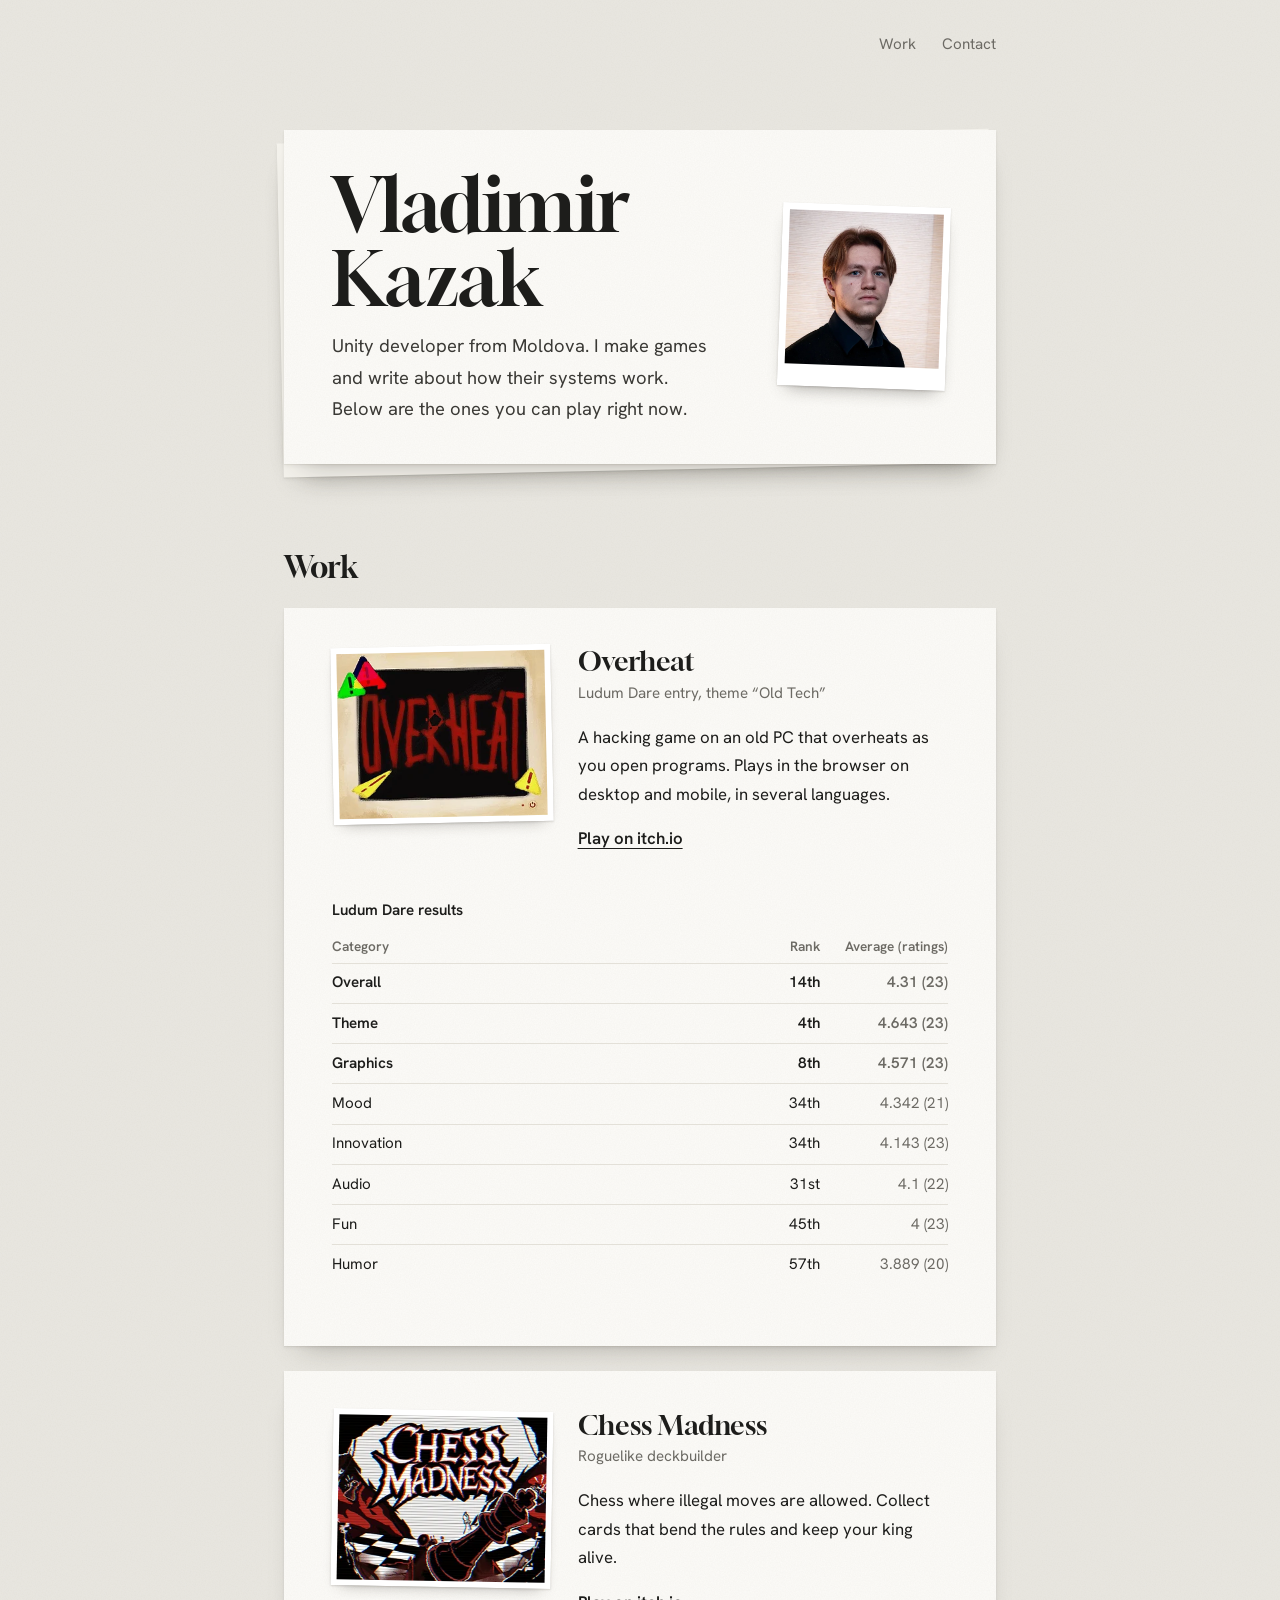
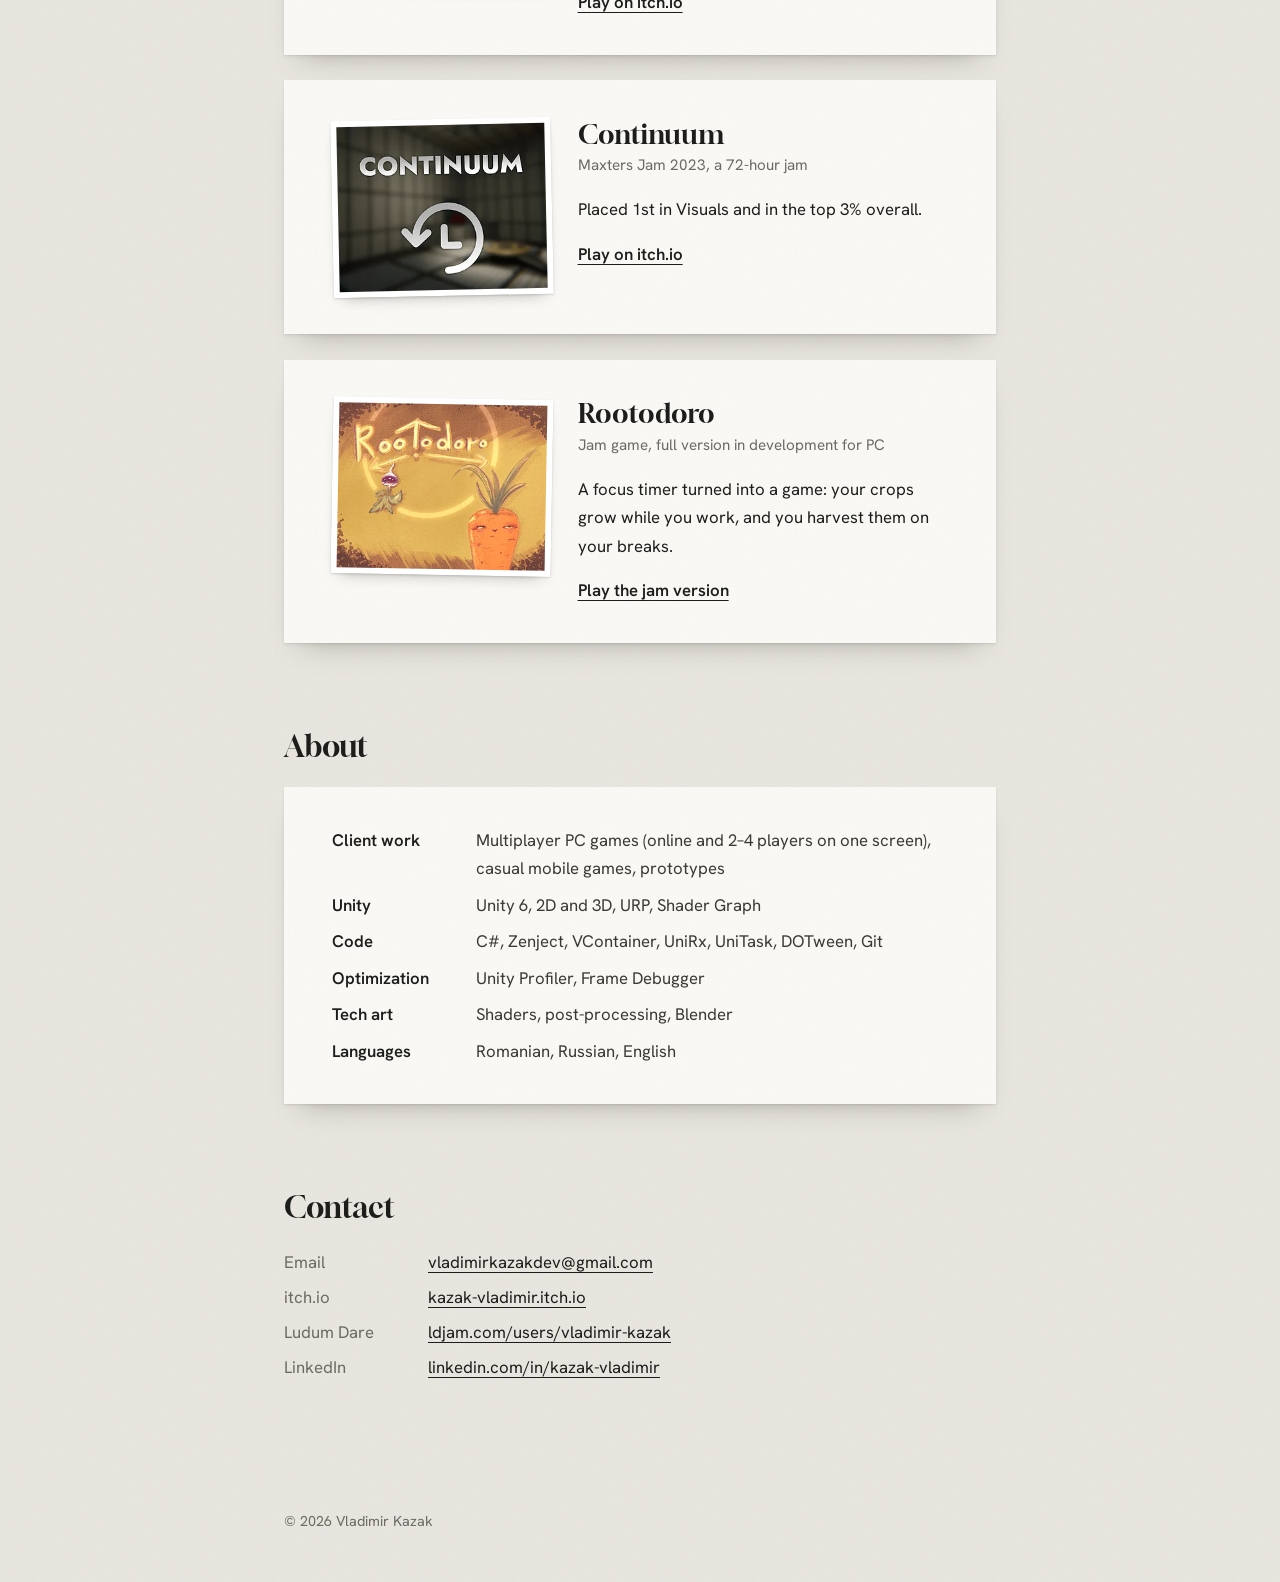
<file: index.html>
<!doctype html><html lang="en"><head><meta charset="utf-8"><meta name="viewport" content="width=device-width, initial-scale=1"><title>Vladimir Kazak, Unity developer</title><meta name="description" content="Vladimir Kazak, Unity developer. Games you can play and write-ups on how they work."><link rel="preconnect" href="https://fonts.googleapis.com"><link rel="preconnect" href="https://fonts.gstatic.com" crossorigin><link href="https://fonts.googleapis.com/css2?family=Gloock&family=Hanken+Grotesk:wght@400;600&display=swap" rel="stylesheet"><link rel="stylesheet" href="style.css"></head><body><header class="site-head"><div class="col"><nav class="nav" aria-label="Main"><a href="#work">Work</a><a href="writing/index.html" data-needs-posts>Writing</a><a href="#contact">Contact</a></nav></div></header>
<main class="col">
<div class="intro stackwrap"><div class="sheet stack"><div>
  
  <h1>Vladimir Kazak</h1>
  <p>Unity developer from Moldova. I make games and write about how their systems work. Below are the ones you can play right now.</p>
  
</div><img class="portrait" src="assets/portrait.webp" alt="Vladimir Kazak" width="280" height="280"></div></div>

<section id="work"><h2>Work</h2><div class="work">
  <article class="sheet game"><a href="https://kazak-vladimir.itch.io/overheat" tabindex="-1" aria-hidden="true"><img class="cover" src="assets/covers/overheat.webp" alt="" width="315" height="250" loading="lazy"></a><div>
    <h3><a href="https://kazak-vladimir.itch.io/overheat">Overheat</a></h3><p class="credit">Ludum Dare entry, theme “Old Tech”</p><p>A hacking game on an old PC that overheats as you open programs. Plays in the browser on desktop and mobile, in several languages.</p><a class="go" href="https://kazak-vladimir.itch.io/overheat">Play on itch.io</a></div><div class="full"><table class="results"><caption>Ludum Dare results</caption><thead><tr><th>Category</th><th class="r">Rank</th><th class="a">Average (ratings)</th></tr></thead><tbody><tr class=top><td>Overall</td><td class="r">14th</td><td class="a">4.31 (23)</td></tr><tr class=top><td>Theme</td><td class="r">4th</td><td class="a">4.643 (23)</td></tr><tr class=top><td>Graphics</td><td class="r">8th</td><td class="a">4.571 (23)</td></tr><tr><td>Mood</td><td class="r">34th</td><td class="a">4.342 (21)</td></tr><tr><td>Innovation</td><td class="r">34th</td><td class="a">4.143 (23)</td></tr><tr><td>Audio</td><td class="r">31st</td><td class="a">4.1 (22)</td></tr><tr><td>Fun</td><td class="r">45th</td><td class="a">4 (23)</td></tr><tr><td>Humor</td><td class="r">57th</td><td class="a">3.889 (20)</td></tr></tbody></table></div></article>
  <article class="sheet game"><a href="https://kazak-vladimir.itch.io/chess-madness" tabindex="-1" aria-hidden="true"><img class="cover" src="assets/covers/chess-madness.webp" alt="" width="315" height="250" loading="lazy"></a><div>
    <h3><a href="https://kazak-vladimir.itch.io/chess-madness">Chess Madness</a></h3><p class="credit">Roguelike deckbuilder</p><p>Chess where illegal moves are allowed. Collect cards that bend the rules and keep your king alive.</p><a class="go" href="https://kazak-vladimir.itch.io/chess-madness">Play on itch.io</a></div></article>
  <article class="sheet game"><a href="https://jojoclaim.itch.io/continuum" tabindex="-1" aria-hidden="true"><img class="cover" src="assets/covers/continuum.webp" alt="" width="315" height="250" loading="lazy"></a><div>
    <h3><a href="https://jojoclaim.itch.io/continuum">Continuum</a></h3><p class="credit">Maxters Jam 2023, a 72-hour jam</p><p>Placed 1st in Visuals and in the top 3% overall.</p><a class="go" href="https://jojoclaim.itch.io/continuum">Play on itch.io</a></div></article>
  <article class="sheet game"><a href="https://kazak-vladimir.itch.io/rootodoro" tabindex="-1" aria-hidden="true"><img class="cover" src="assets/covers/rootodoro.webp" alt="" width="315" height="250" loading="lazy"></a><div>
    <h3><a href="https://kazak-vladimir.itch.io/rootodoro">Rootodoro</a></h3><p class="credit">Jam game, full version in development for PC</p><p>A focus timer turned into a game: your crops grow while you work, and you harvest them on your breaks.</p><a class="go" href="https://kazak-vladimir.itch.io/rootodoro">Play the jam version</a></div></article>
</div></section>

<section id="about"><h2>About</h2><div class="notes"><div class="sheet"><dl>
  <dt>Client work</dt><dd>Multiplayer PC games (online and 2–4 players on one screen), casual mobile games, prototypes</dd>
  <dt>Unity</dt><dd>Unity 6, 2D and 3D, URP, Shader Graph</dd>
  <dt>Code</dt><dd>C#, Zenject, VContainer, UniRx, UniTask, DOTween, Git</dd>
  <dt>Optimization</dt><dd>Unity Profiler, Frame Debugger</dd>
  <dt>Tech art</dt><dd>Shaders, post-processing, Blender</dd>
  <dt>Languages</dt><dd>Romanian, Russian, English</dd>
</dl></div></div></section>

<section id="writing" data-hide-empty><h2>Writing</h2><ul class="posts" data-posts data-base="writing/" data-limit="5"></ul><p style="margin-top:1rem"><a href="writing/index.html">All writing</a></p></section>
<section class="contact" id="contact"><h2>Contact</h2><ul>
<li><span>Email</span><a href="mailto:vladimirkazakdev@gmail.com">vladimirkazakdev@gmail.com</a></li>
<li><span>itch.io</span><a href="https://kazak-vladimir.itch.io">kazak-vladimir.itch.io</a></li>
<li><span>Ludum Dare</span><a href="https://ldjam.com/users/vladimir-kazak">ldjam.com/users/vladimir-kazak</a></li>
<li><span>LinkedIn</span><a href="https://linkedin.com/in/kazak-vladimir">linkedin.com/in/kazak-vladimir</a></li></ul></section>
</main><div class="col"><footer class="site-foot">© 2026 Vladimir Kazak</footer></div><script src="writing/posts.js"></script><script src="posts.render.js"></script></body></html>
</file>
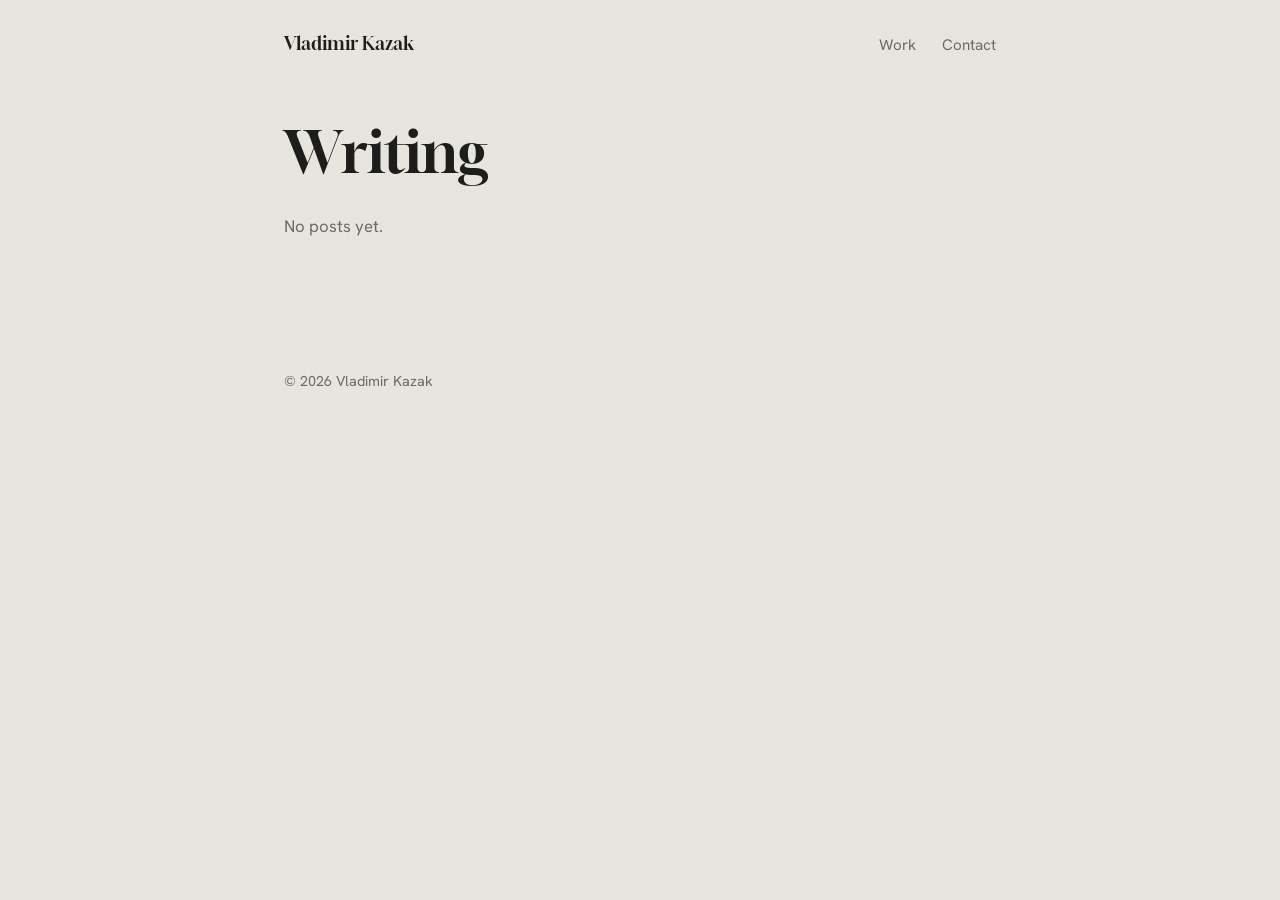
<file: writing/index.html>
<!doctype html><html lang="en"><head><meta charset="utf-8"><meta name="viewport" content="width=device-width, initial-scale=1"><title>Writing – Vladimir Kazak</title><meta name="description" content="Vladimir Kazak, Unity developer. Games you can play and write-ups on how they work."><link rel="preconnect" href="https://fonts.googleapis.com"><link rel="preconnect" href="https://fonts.gstatic.com" crossorigin><link href="https://fonts.googleapis.com/css2?family=Gloock&family=Hanken+Grotesk:wght@400;600&display=swap" rel="stylesheet"><link rel="stylesheet" href="../style.css"></head><body><header class="site-head"><div class="col"><a class="mark" href="../index.html">Vladimir Kazak</a><nav class="nav" aria-label="Main"><a href="../index.html#work">Work</a><a href="../index.html#contact">Contact</a></nav></div></header><main class="col"><div class="page-title"><h1>Writing</h1></div><ul class="posts" data-posts data-base=""></ul></main><div class="col"><footer class="site-foot">© 2026 Vladimir Kazak</footer></div><script src="posts.js"></script><script src="../posts.render.js"></script></body></html>
</file>
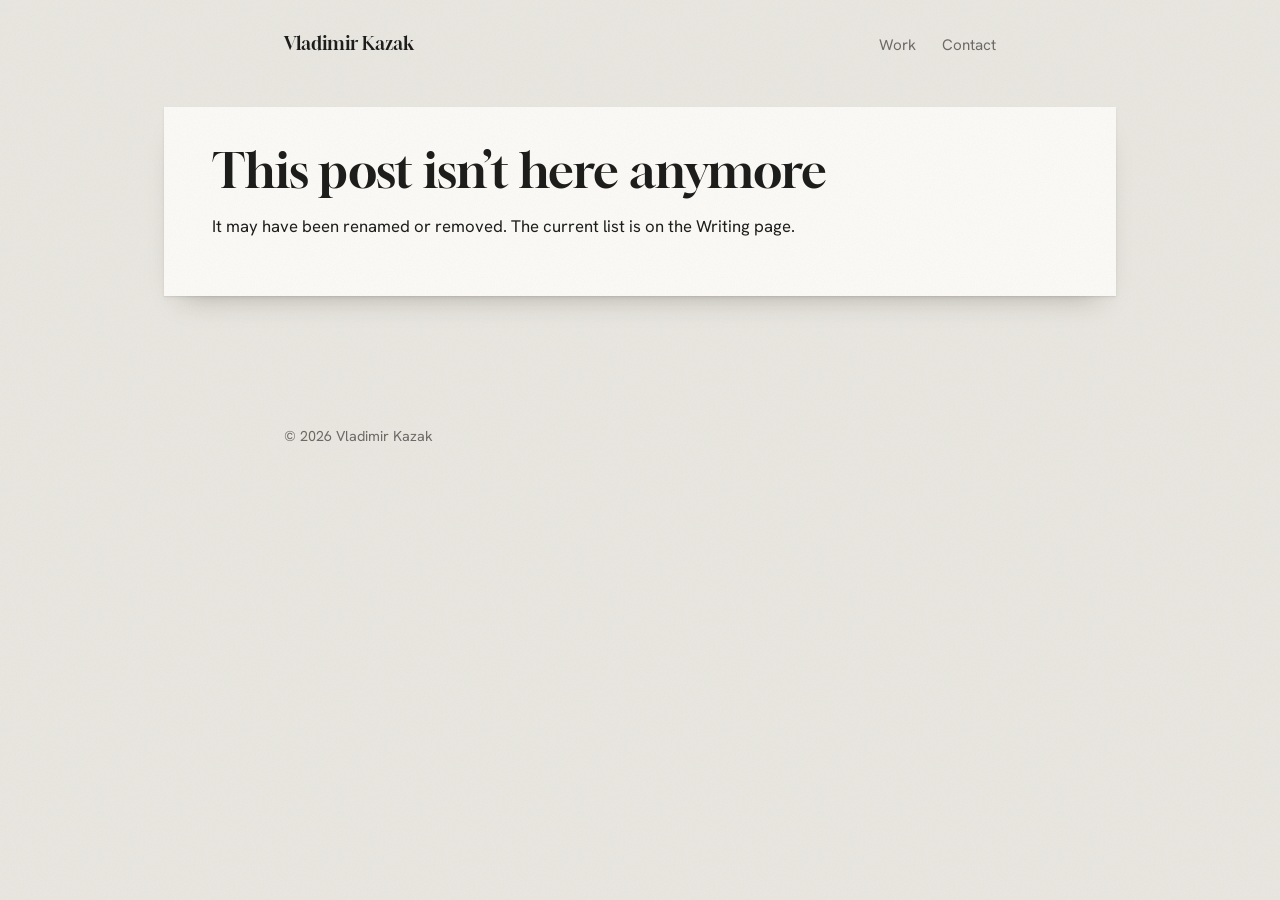
<file: writing/read.html>
<!doctype html><html lang="en"><head><meta charset="utf-8"><meta name="viewport" content="width=device-width, initial-scale=1"><title>Writing – Vladimir Kazak</title><meta name="description" content="Vladimir Kazak, Unity developer. Games you can play and write-ups on how they work."><link rel="preconnect" href="https://fonts.googleapis.com"><link rel="preconnect" href="https://fonts.gstatic.com" crossorigin><link href="https://fonts.googleapis.com/css2?family=Gloock&family=Hanken+Grotesk:wght@400;600&display=swap" rel="stylesheet"><link rel="stylesheet" href="../style.css"></head><body><header class="site-head"><div class="col"><a class="mark" href="../index.html">Vladimir Kazak</a><nav class="nav" aria-label="Main"><a href="../index.html#work">Work</a><a href="index.html" data-needs-posts>Writing</a><a href="../index.html#contact">Contact</a></nav></div></header><main class="col wide" style="margin-top:3rem"><article class="sheet reader"><h1 id="t"></h1><div class="meta" id="d"></div><p id="s"></p>
<a class="pdf" id="dl" href="#" download>Download PDF<span id="fn"></span></a><iframe id="v" title="PDF" class="pdfview"></iframe></article></main><div class="col"><footer class="site-foot">© 2026 Vladimir Kazak</footer></div><script src="posts.js"></script><script src="../posts.render.js"></script><script>
window.getPosts().then(function(posts){
  var slug=decodeURIComponent(location.hash.slice(1)), p=posts.find(function(x){return x.slug===slug;});
  var t=document.getElementById('t'), s=document.getElementById('s');
  if(!p){t.textContent='This post isn’t here anymore';s.textContent='It may have been renamed or removed. The current list is on the Writing page.';document.getElementById('dl').remove();document.getElementById('v').remove();return;}
  document.title=p.title+' – Vladimir Kazak';
  t.textContent=p.title;
  document.getElementById('d').textContent=p.date?new Date(p.date+'T00:00:00').toLocaleDateString('en-GB',{day:'numeric',month:'long',year:'numeric'}):'';
  if(p.summary) s.textContent=p.summary; else s.remove();
  var url=encodeURIComponent(p.file);
  document.getElementById('dl').href=url; document.getElementById('fn').textContent='';
  document.getElementById('v').src=url+'#view=FitH';
});
window.addEventListener('hashchange',function(){location.reload();});
</script></body></html>
</file>
<file: style.css>
/* Minimal paper: one column, sheets on a paper desk, nothing else */
:root{
  --desk:#e9e7e1; --sheet:#fcfbf8; --ink:#1d1d1b; --muted:#6c6a64; --line:#e3e0d8; --accent:#1f4d3f;
  --display:"Gloock",Georgia,serif; --body:"Hanken Grotesk",system-ui,sans-serif;
  --grain:url("data:image/svg+xml,%3Csvg xmlns='http://www.w3.org/2000/svg' width='240' height='240'%3E%3Cfilter id='p'%3E%3CfeTurbulence type='fractalNoise' baseFrequency='.8' numOctaves='3' stitchTiles='stitch'/%3E%3CfeColorMatrix values='0 0 0 0 .3 0 0 0 0 .28 0 0 0 0 .22 0 0 0 .06 0'/%3E%3C/filter%3E%3Crect width='100%25' height='100%25' filter='url(%23p)'/%3E%3C/svg%3E");
  --paper-shadow:0 1px 1px rgba(40,36,28,.06),0 2px 4px rgba(40,36,28,.05),0 16px 28px -18px rgba(40,36,28,.35);
}
*{box-sizing:border-box}
html{scroll-behavior:smooth}
body{margin:0;background:var(--desk) var(--grain);color:var(--ink);font:400 1.05rem/1.7 var(--body)}
a{color:inherit;text-underline-offset:4px;text-decoration-thickness:1px}
a:hover{color:var(--accent)}
:focus-visible{outline:2px solid var(--accent);outline-offset:3px;border-radius:2px}
.col{max-width:760px;margin:0 auto;padding:0 1.5rem}
@media (prefers-reduced-motion:reduce){html{scroll-behavior:auto}}

.site-head{padding:2rem 0 0}
.site-head .col{display:flex;justify-content:space-between;align-items:baseline;gap:1rem}
.mark{font:400 1.15rem var(--display);text-decoration:none}
.nav{display:flex;gap:1.6rem;margin-left:auto}
.nav a{font-size:.95rem;color:var(--muted);text-decoration:none}
.nav a:hover{color:var(--ink)}

/* a sheet of paper, with a second sheet peeking out underneath */
.sheet{position:relative;background:var(--sheet) var(--grain);box-shadow:var(--paper-shadow);padding:2.4rem clamp(1.4rem,5vw,3rem)}
.sheet.stack::before{content:"";position:absolute;inset:0;background:#f4f2ec;box-shadow:var(--paper-shadow);transform:rotate(-1.2deg) translate(-4px,6px);z-index:-1}
.stackwrap{position:relative;z-index:0}

.intro{margin:4.5rem 0 0}
.intro h1{font:400 clamp(2.8rem,8vw,4.6rem)/1 var(--display);margin:0 0 1rem;letter-spacing:-.01em}
.intro p{font-size:1.15rem;margin:0;max-width:38ch;color:#3a3935}
.intro .role{font-size:1rem;color:var(--muted);margin:0 0 1.4rem}
.links{display:flex;gap:1.6rem;flex-wrap:wrap;margin-top:1.8rem;font-weight:600}

section{margin-top:5.5rem}
h2{font:400 1.9rem/1 var(--display);margin:0 0 1.6rem}

.work{display:grid;gap:1.6rem}
.work h3{font:400 1.7rem/1.1 var(--display);margin:0 0 .3rem}
.work .credit{font-size:.95rem;color:var(--muted);margin:0 0 1rem}
.work p{margin:0 0 1rem;max-width:58ch}
.work .go{font-weight:600}

.results{width:100%;border-collapse:collapse;margin:1.2rem 0 1.4rem;font-size:.95rem}
.results caption{text-align:left;font-weight:600;padding-bottom:.4rem}
.results td{padding:.42rem 0;border-top:1px solid var(--line)}
.results td.r{text-align:right;font-variant-numeric:tabular-nums;width:4rem}
.results td.a{text-align:right;color:var(--muted);font-variant-numeric:tabular-nums;width:8rem}
.results tr.top td{font-weight:600}

.notes{display:grid;gap:1.6rem}
.notes dl{margin:0;display:grid;grid-template-columns:8rem 1fr;gap:.5rem 1rem}
.notes dt{font-weight:600}.notes dd{margin:0;color:#3a3935}

.posts{list-style:none;margin:0;padding:0;border-top:1px solid #d6d3ca}
.posts li{border-bottom:1px solid #d6d3ca}
.posts a{display:grid;grid-template-columns:1fr auto;gap:1.5rem;padding:1.2rem 0;text-decoration:none}
.posts h3{font:400 1.3rem/1.25 var(--display);margin:0 0 .2rem}
.posts p{margin:0;color:var(--muted);font-size:.97rem}
.posts time{color:var(--muted);font-size:.92rem;white-space:nowrap}
.empty{color:var(--muted)}

.contact ul{list-style:none;margin:0;padding:0;display:grid;gap:.4rem}
.contact li{display:grid;grid-template-columns:8rem 1fr;gap:1rem}
.contact li span{color:var(--muted)}
.site-foot{margin:6rem 0 0;padding:2rem 0 3rem;color:var(--muted);font-size:.9rem}

.page-title h1{font:400 clamp(2.4rem,6vw,3.6rem)/1 var(--display);margin:4rem 0 2rem}
.reader h1{font:400 clamp(2rem,5vw,3rem)/1.05 var(--display);margin:0 0 .5rem}
.reader .meta{color:var(--muted);margin:0 0 1rem}
.reader .pdf{display:inline-block;margin:1rem 0 1.4rem;font-weight:600}
.reader .pdf span{color:var(--muted);font-weight:400;margin-left:.5rem}
.pdfview{width:100%;height:80vh;border:1px solid var(--line);background:#fff}
.wide{max-width:1000px}

@media (max-width:560px){
  .results td.a{display:none}
  .notes dl,.contact li{grid-template-columns:1fr;gap:.1rem}
  .contact li{margin-bottom:.6rem}
  .posts a{grid-template-columns:1fr;gap:.2rem}
}
.game{display:grid;grid-template-columns:220px 1fr;gap:1.6rem;align-items:start}
.cover{display:block;width:100%;height:auto;
  padding:6px;background:#fff;box-shadow:0 1px 2px rgba(40,36,28,.15),0 8px 16px -10px rgba(40,36,28,.4);transform:rotate(-1.2deg)}
.game:nth-child(even) .cover{transform:rotate(1deg)}
.game .full{grid-column:1/-1}
.game h3 a{text-decoration:none}
@media (max-width:620px){.game{grid-template-columns:1fr}.cover{max-width:320px}}
.intro .sheet{display:grid;grid-template-columns:1fr 168px;gap:2rem;align-items:center}
.portrait{width:168px;height:auto;padding:7px 7px 22px;background:#fff;transform:rotate(2deg);
  box-shadow:0 1px 2px rgba(40,36,28,.15),0 10px 18px -10px rgba(40,36,28,.45)}
@media (max-width:620px){.intro .sheet{grid-template-columns:1fr}.portrait{width:140px;order:-1}}
.results th{text-align:left;font-weight:600;color:var(--muted);font-size:.85rem;padding:.3rem 0}
.results th.r,.results th.a{text-align:right}
</file>
